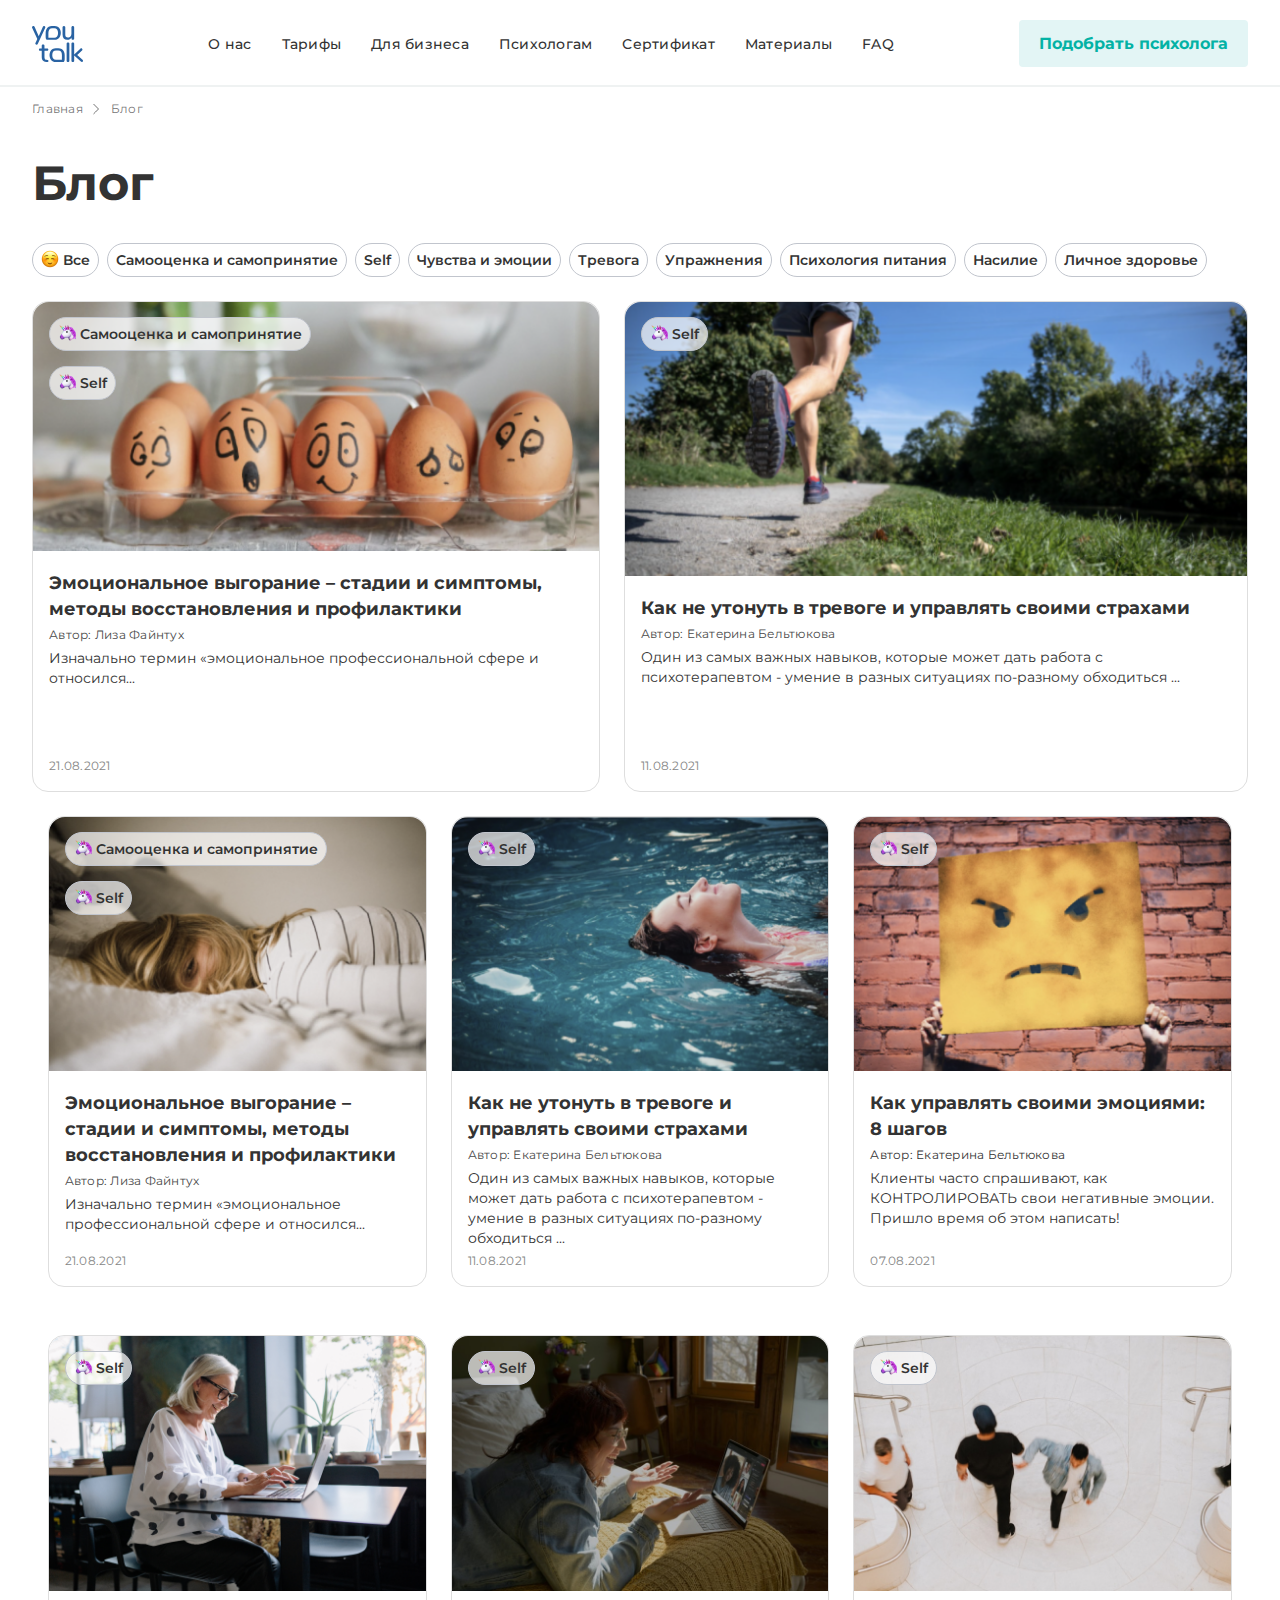
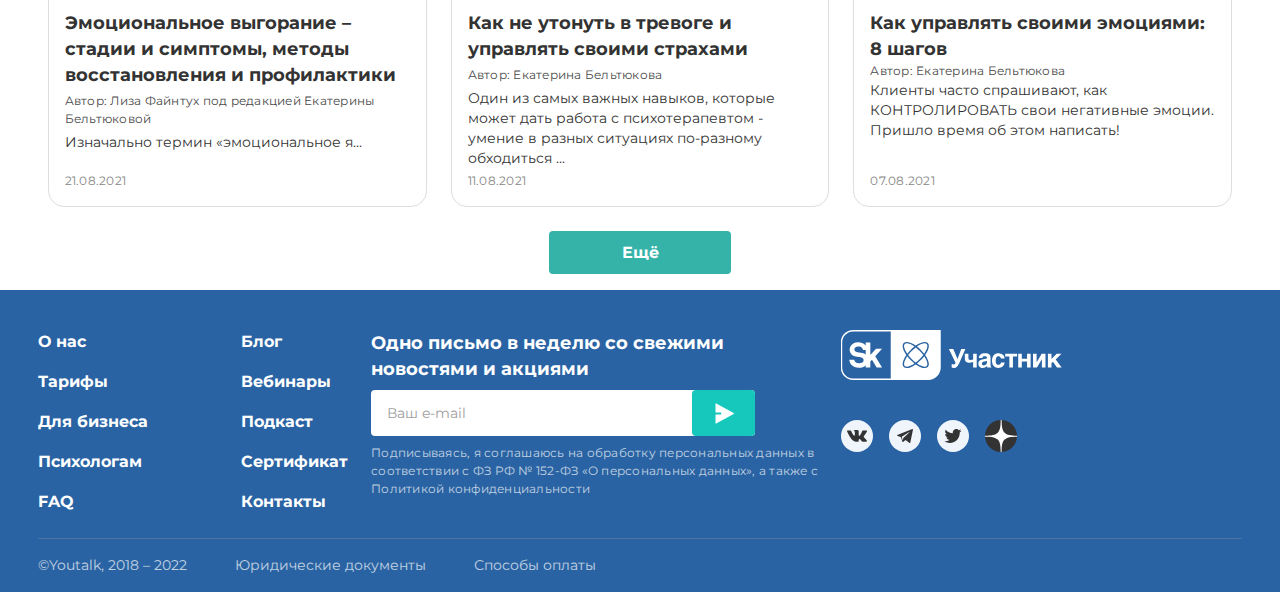
<file: index.html>
<!DOCTYPE html>
<html lang="ru">
<head>
    <meta charset="UTF-8">
    <meta name="viewport" content="width=device-width, initial-scale=1.0">
    <link rel="stylesheet" href="css/reset.css">
    <link rel="stylesheet" href="css/style.css">
    <link rel="stylesheet" href="css/main.css">
    <link rel="stylesheet" href="css/media-queries.css">
    <title>Блог</title>
</head>
<body>

    <header class="header">
        <nav class="header__nav">
            <img src="images/YouTalk logo.svg" alt="Yourtalk logo" class="header__logo" 
                 width="51px" height="36px">
            <ul class="header__list">
                <li class="header__item"><a href="#">О нас</a></li>
                <li class="header__item"><a href="#">Тарифы</a></li>
                <li class="header__item"><a href="#">Для бизнеса</a></li>
                <li class="header__item"><a href="#">Психологам</a></li>
                <li class="header__item"><a href="#">Сертификат</a></li>
                <li class="header__item"><a href="#">Материалы</a></li>
                <li class="header__item"><a href="#">FAQ</a></li>
            </ul>
            <form>
                <button type="button" class="header__button">Подобрать психолога</button>
                <button type="button" class="header__menu-button">
                    <img src="images/menu-button icon.svg" alt="open menu" 
                         class="menu-button__img" width="40px" height="40px">
                </button>
            </form>
        </nav>
    </header>

    <main class="main blog">
        <nav class="nav">
            <ul>
                <li class="nav__item"><a href="#">Главная</a></li>
                <li class="nav__item"><a href="index.html">Блог</a></li>
            </ul>
        </nav>
        <h1 class="main__title">Блог</h1>
        <nav class="tags">
            <ul class="tags__list blog-tags__list">
                <li class="tags__item"><a href="#" class="mtl-1">Все</a></li> 
                <li class="tags__item"><a href="#">Самооценка и самопринятие</a></li> 
                <li class="tags__item"><a href="#">Self</a></li> 
                <li class="tags__item"><a href="#">Чувства и эмоции</a></li> 
                <li class="tags__item"><a href="#">Тревога</a></li> 
                <li class="tags__item"><a href="#">Упражнения</a></li> 
                <li class="tags__item"><a href="#">Психология питания</a></li> 
                <li class="tags__item"><a href="#">Насилие</a></li> 
                <li class="tags__item"><a href="#">Личное здоровье</a></li> 
            </ul>
        </nav>
        <section class="blog__articles big-articles">
            <article class="blog__article big-article">
                <!-- <div class="article__img-box"></div> -->
                <img src="images/photo of eggs.png" alt="photo of eggs" class="article__img">
                <ul class="article__tags">
                    <li>Самооценка и самопринятие</li>
                    <li>Self</li>
                </ul>
                <div class="article-box">
                    <div class="article__text-block">
                        <h4 class="article__title"><a href="#">Эмоциональное выгорание – стадии и симптомы, методы восстановления и профилактики</a></h4>
                        <p class="article__author text1">Автор: Лиза Файнтух</p>
                        <p class="article__text text3">Изначально термин «эмоциональное профессиональной сфере и относился...</p>
                    </div>
                    <p class="article__date text1">21.08.2021</p>
                </div>
            </article>
            <article class="blog__article big-article">
                <!-- <div class="article__img-box"></div> -->
                <img src="images/photo of running person.png" alt="photo of running person" class="article__img">
                <ul class="article__tags">
                    <li>Self</li>
                </ul>
                <div class="article-box">
                    <div class="article__text-block">
                        <h4 class="article__title"><a href="#">Как не утонуть в тревоге и управлять своими страхами</a></h4>
                        <p class="article__author text1">Автор: Екатерина Бельтюкова</p>
                        <p class="article__text text3">Один из самых важных навыков, которые может дать работа с психотерапевтом - умение в разных ситуациях по-разному обходиться ...</p>
                    </div>
                    <p class="article__date text1">11.08.2021</p>
                </div>
            </article>
        </section>
        <section class="blog__articles small-articles">
            <article class="blog__article small-article">
                <img src="images/photo of sleeping person.png" alt="photo of a sleeping person" class="article__img">
                <ul class="article__tags">
                    <li>Самооценка и самопринятие</li>
                    <li>Self</li>
                </ul>
                <div class="article-box">
                    <div class="article__text-block">
                        <h4 class="article__title"><a href="#">Эмоциональное выгорание – стадии и симптомы, методы восстановления и профилактики</a></h4>
                        <p class="article__author text1">Автор: Лиза Файнтух</p>
                        <p class="article__text text3">Изначально термин «эмоциональное профессиональной сфере и относился...</p>
                    </div>
                    <p class="article__date text1">21.08.2021</p>
                </div>
            </article>
            <article class="blog__article small-article">
                <img src="images/photo of swimming person.png" alt="photo of sleeping person" class="article__img">
                <ul class="article__tags">
                    <li>Self</li>
                </ul>
                <div class="article-box">
                    <div class="article__text-block">
                        <h4 class="article__title"><a href="article.html">Как не утонуть в тревоге и управлять своими страхами</a></h4>
                        <p class="article__author text1">Автор: Екатерина Бельтюкова</p>
                        <p class="article__text text3">Один из самых важных навыков, которые может дать работа с психотерапевтом - умение в разных ситуациях по-разному обходиться ...</p>
                    </div>
                    <p class="article__date text1">11.08.2021</p>
                </div>
            </article>
            <article class="blog__article small-article">
                <img src="images/photo of an angry face.png" alt="" class="article__img">
                <ul class="article__tags">
                    <li>Self</li>
                </ul>
                <div class="article-box">
                    <div class="article__text-block">
                        <h4 class="text-block__title"><a href="#">Как управлять своими эмоциями: 8 шагов</a></h4>
                        <p class="text-block__author text1">Автор: Екатерина Бельтюкова</p>
                        <p class="text-block__text text3">Клиенты часто спрашивают, как КОНТРОЛИРОВАТЬ свои негативные эмоции. Пришло время об этом написать!</p>
                    </div>
                    <p class="article__date text1">07.08.2021</p>
                </div>
            </article>
            <article class="blog__article small-article">
                <img src="images/photo of a woman with a laptop.png" alt="photo of woman with a laptop" class="article__img">
                <ul class="article__tags">
                    <li>Self</li>
                </ul>
                <div class="article-box">
                    <div class="article__text-block">
                        <h4 class="article__title"><a href="#">Эмоциональное выгорание – стадии и симптомы, методы восстановления и профилактики</a></h4>
                        <p class="article__author text1">Автор: Лиза Файнтух под редакцией  Екатерины Бельтюковой</p>
                        <p class="article__text text3">Изначально термин «эмоциональное я...</p>
                    </div>
                    <p class="article__date text1">21.08.2021</p>
                </div>
            </article>
            <article class="blog__article small-article">
                <img src="images/photo of a woman using FaceTime.png" alt="photo of a woman using FaceTime" class="article__img">
                <ul class="article__tags">
                    <li>Self</li>
                </ul>
                <div class="article-box">
                    <div class="article__text-block">
                        <h4 class="article__title"><a href="#">Как не утонуть в тревоге и управлять своими страхами</a></h4>
                        <p class="article__author text1">Автор: Екатерина Бельтюкова</p>
                        <p class="article__text text3">Один из самых важных навыков, которые может дать работа с психотерапевтом - умение в разных ситуациях по-разному обходиться ...</p>
                    </div>
                    <p class="article__date text1">11.08.2021</p>
                </div>
            </article>
            <article class="blog__article small-article">
                <img src="images/photo of two men.png" alt="photo of two men" class="article__img">
                <ul class="article__tags">
                    <li>Self</li>
                </ul>
                <div class="article-box">
                    <div class="article__text-block">
                        <h4 class="article__title"><a href="#">Как управлять своими эмоциями: 8 шагов</a></h>
                        <p class="article__author text1">Автор: Екатерина Бельтюкова</p>
                        <p class="article__text text3">Клиенты часто спрашивают, как КОНТРОЛИРОВАТЬ свои негативные эмоции. Пришло время об этом написать!</p>
                    </div>
                    <p class="article__date text1">07.08.2021</p>
                </div>
            </article>
        </section>
        <button type="button" class="main__button" width="182px" height="48px">Ещё</button>
    </main>

    <footer class="footer">
        <section class="footer__inf">
            <nav class="footer__inf-nav">
                <div class="footer__inf-list">
                    <h5><a href="#">О нас</a></h5>
                    <h5><a href="#">Тарифы</a></h5>
                    <h5><a href="#">Для бизнеса</a></h5>
                    <h5><a href="#">Психологам</a></h5>
                    <h5><a href="#">FAQ</a></h5>
                </div>
                <div class="footer__inf-list">
                    <h5><a href="#">Блог</a></h5>
                    <h5><a href="#">Вебинары</a></h5>
                    <h5><a href="#">Подкаст</a></h5>
                    <h5><a href="#">Сертификат</a></h5>
                    <h5><a href="#">Контакты</a></h5>
                </div>
            </nav>
            <div class="footer__sub">
                <h4 class="footer__sub-title">
                    Одно письмо в неделю со свежими <br> новостями и акциями
                </h4>
                <div class="email">
                    <form id="email" class="email__form">
                        <input class="email__input  text3" type="email" placeholder="Ваш e-mail">
                        <button class="email__button" type="submit">
                            <img src="images/send-icon.svg" alt="icon for sending message" 
                                 class="email__button-img" width="19.46px" height="21.31px">
                        </button>
                    </form>
                </div>
                <p class="footer__small-text text1">
                    Подписываясь, я соглашаюсь 
                    на обработку персональных данных в <br>  соответствии с ФЗ РФ
                    № 152-ФЗ «О персональных данных», а также с  <br> Политикой
                    конфиденциальности
                </p>
            </div>
            <div class="footer__icons">
                <img src="images/member-icon.svg" width="221px" height="50px" 
                     class="footer__member-icon" alt="">
                <nav class="footer__social-media-icons">
                    <img src="images/vk icon.svg" alt="Share on Vk">
                    <img src="images/telegramm icon.svg" alt="Share on Telegramm">
                    <img src="images/twitter icon.svg" alt="Share on Twitter">
                    <img src="images/star icon.svg" alt="">
                </nav>
            </div>
        </section>
        <div class="footer__line"></div>
        <nav class="footer__nav-bottom">
            <ul class="footer__list-bottom text3">
                <li><a href="#">©Youtalk, 2018 – 2022</a></li>
                <li><a href="#">Юридические документы</a></li>
                <li><a href="#">Способы оплаты</a></li>
            </ul>
        </nav>
    </footer>

</body>
</html>
</file>
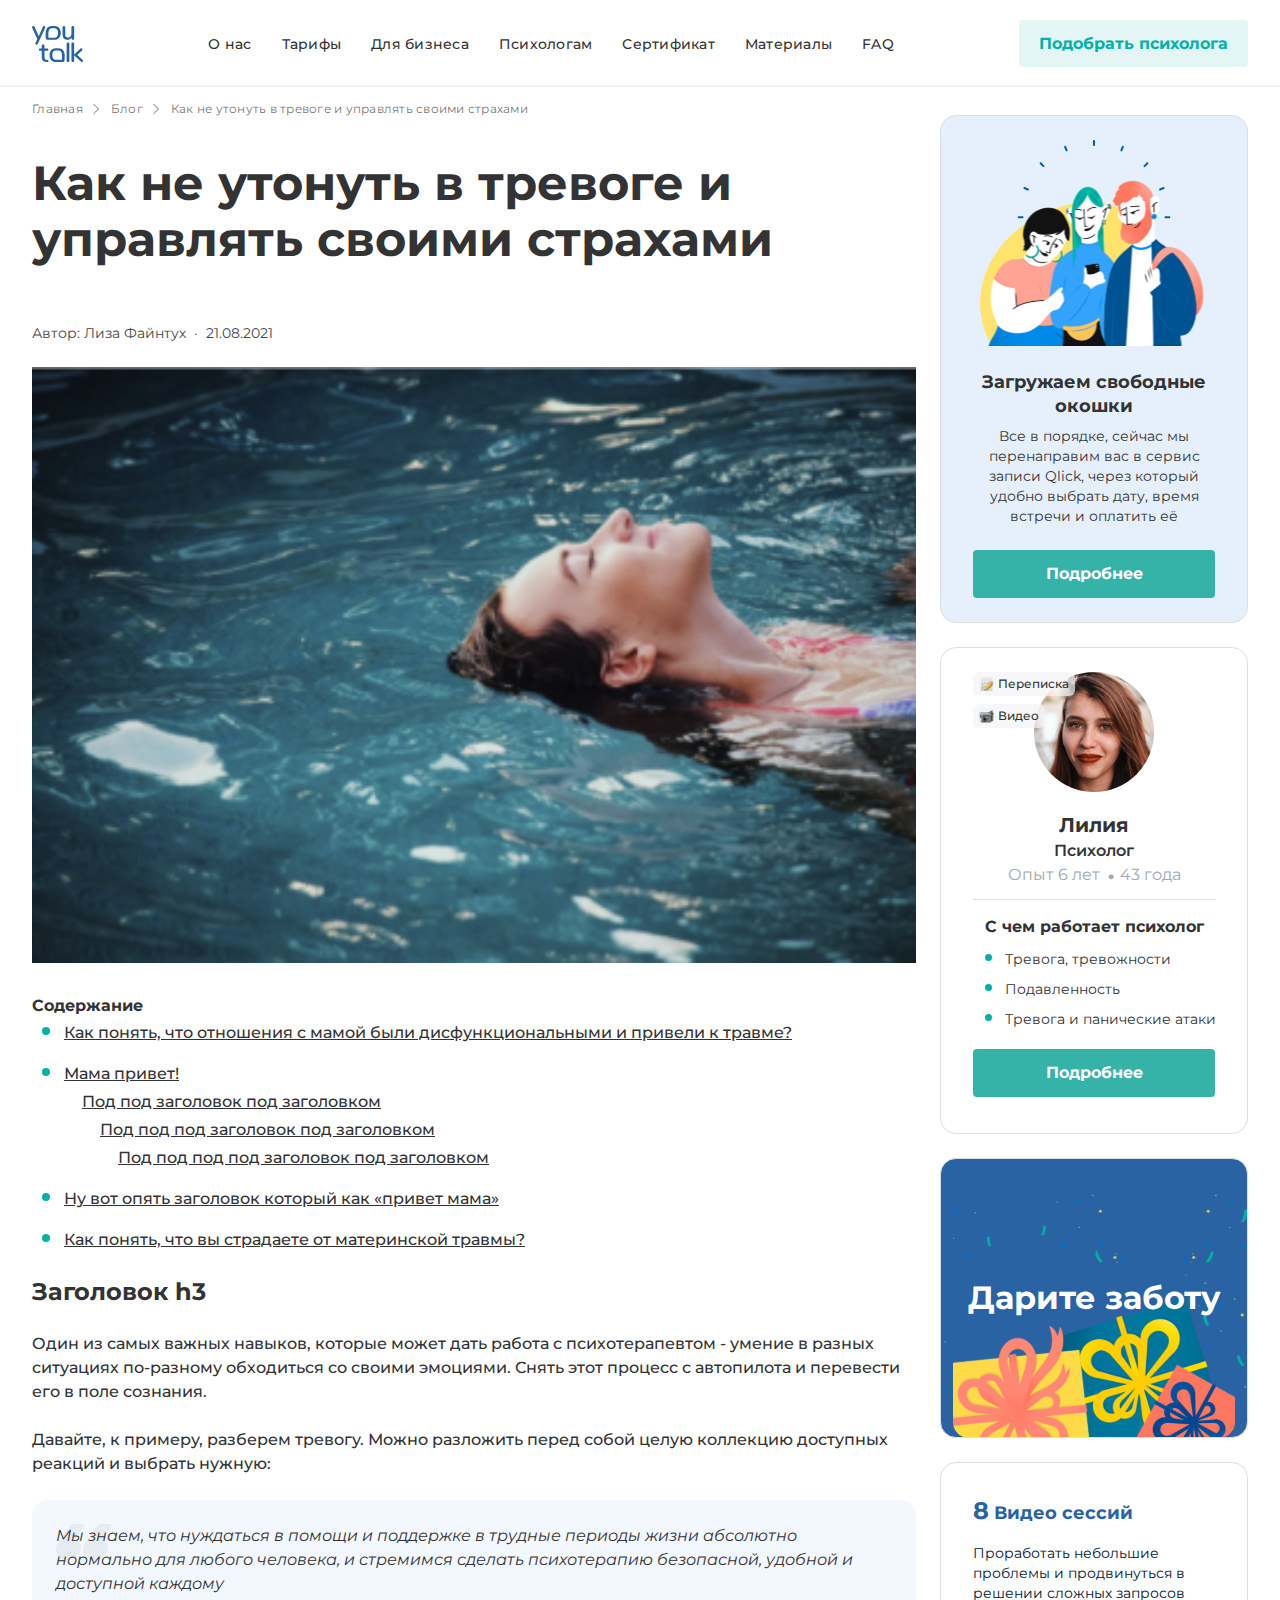
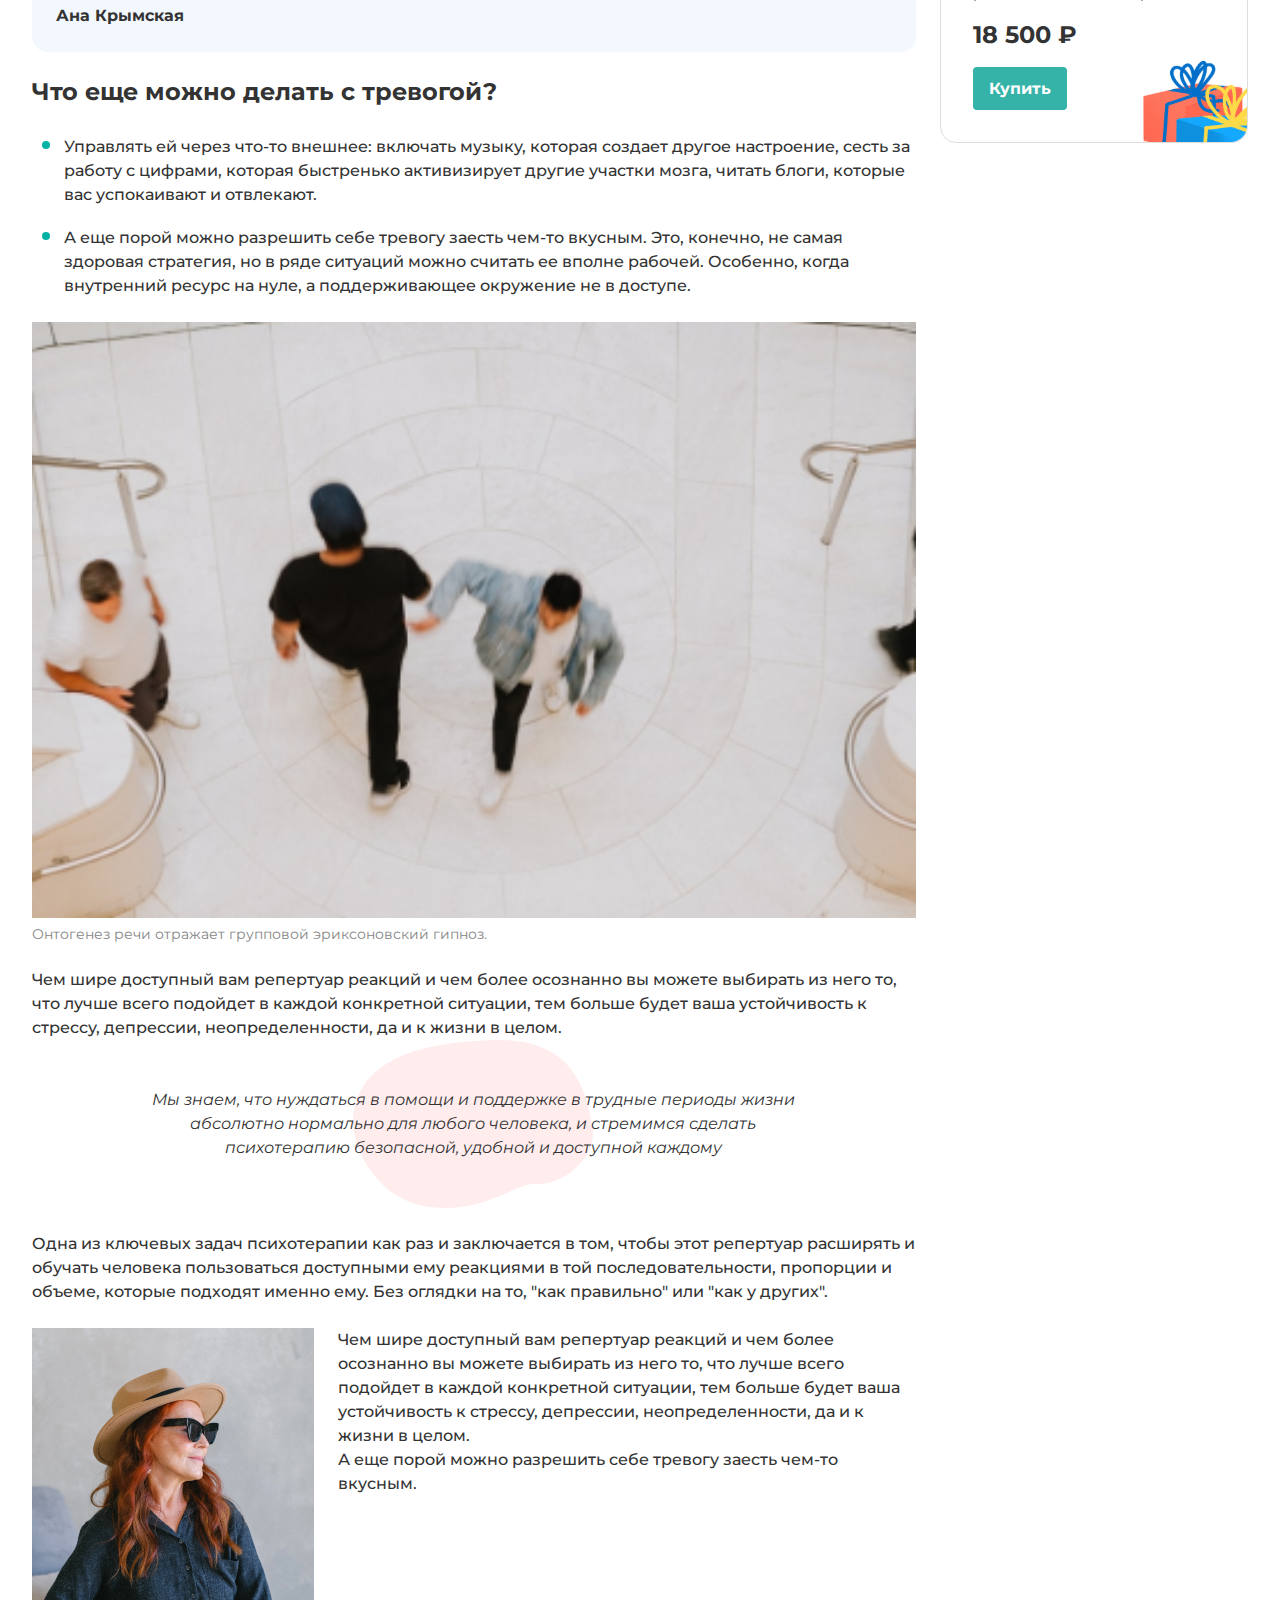
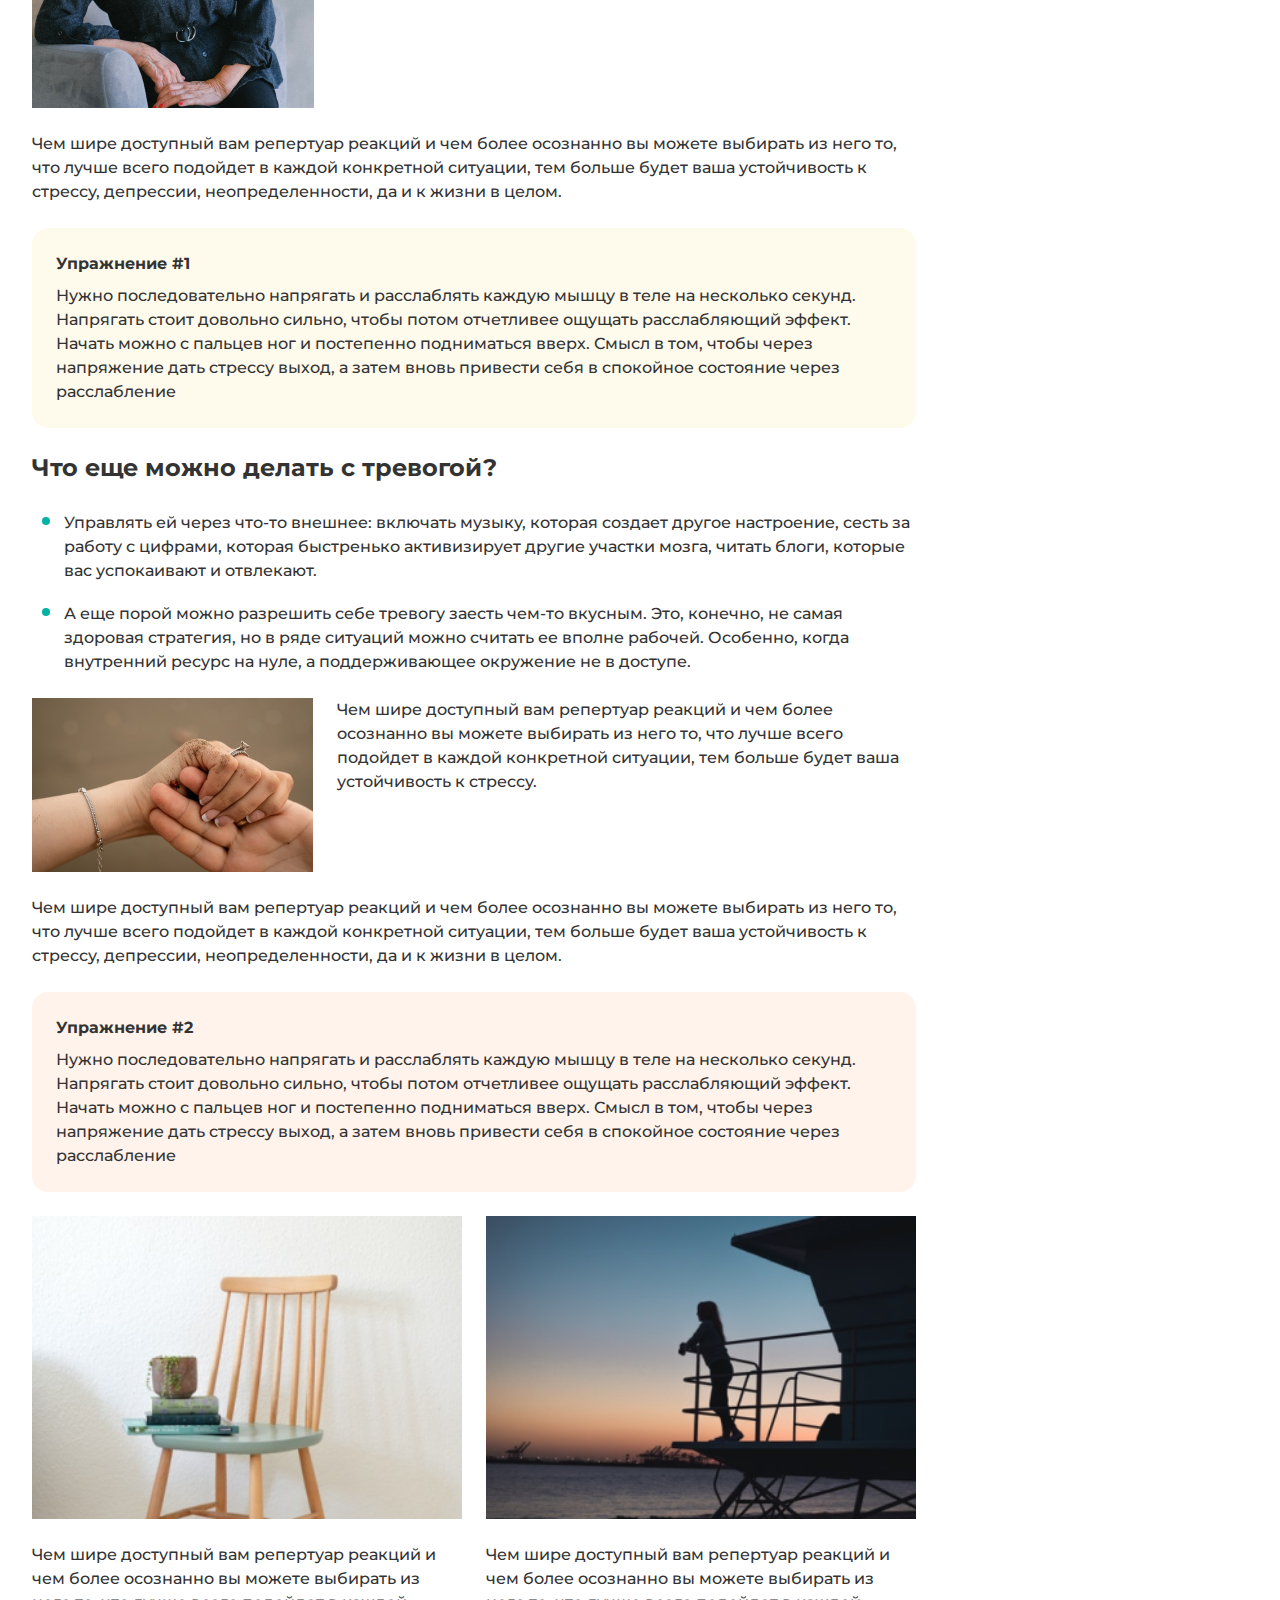
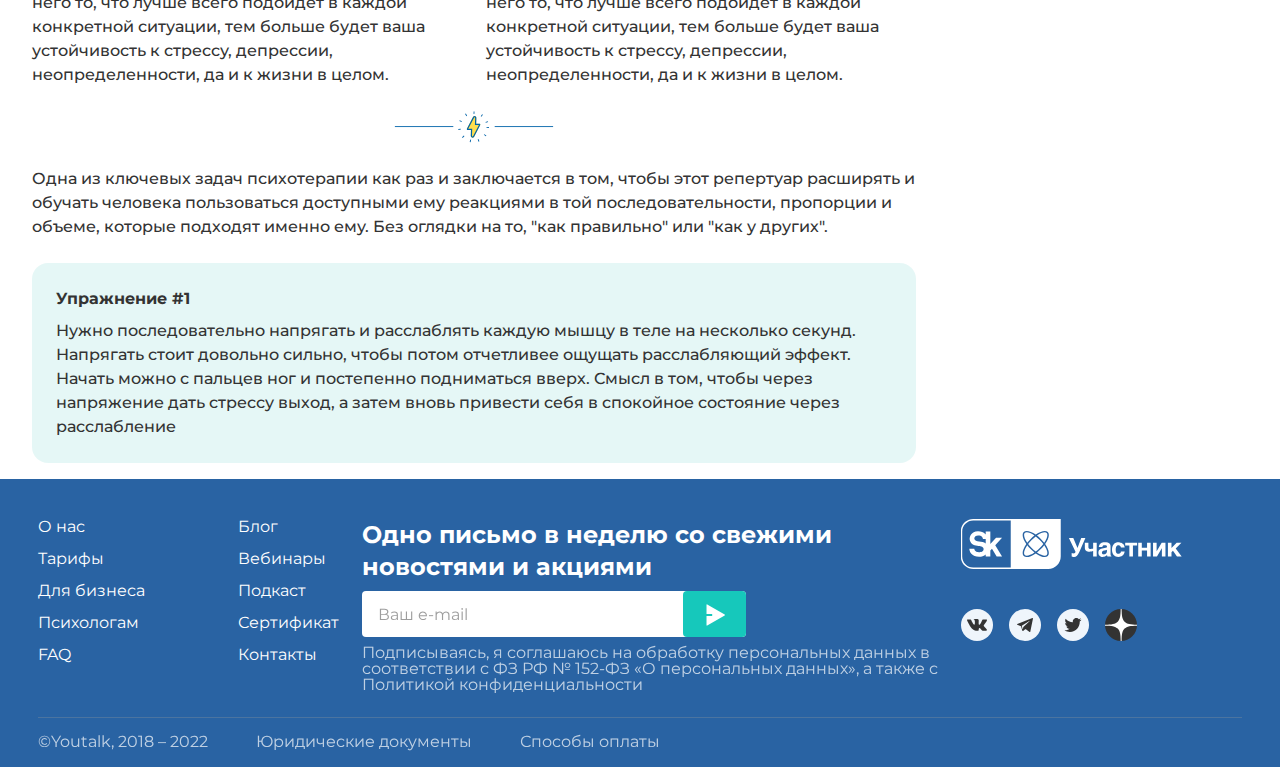
<file: article.html>
<!DOCTYPE html>
<html lang="ru">
<head>
    <meta charset="UTF-8">
    <meta name="viewport" content="width=device-width, initial-scale=1.0">
    <link rel="stylesheet" href="css/reset.css">
    <link rel="stylesheet" href="css/style.css">
    <link rel="stylesheet" href="css/main.css">
    <link rel="stylesheet" href="css/media-queries.css">
    <title>Статья</title>
</head>
<body>
    <header class="header">
        <nav class="header__nav">
            <img src="images/YouTalk logo.svg" alt="Yourtalk logo" class="header__logo" 
                 width="51px" height="36px">
            <ul class="header__list">
                <li class="header__item"><a href="#">О нас</a></li>
                <li class="header__item"><a href="#">Тарифы</a></li>
                <li class="header__item"><a href="#">Для бизнеса</a></li>
                <li class="header__item"><a href="#">Психологам</a></li>
                <li class="header__item"><a href="#">Сертификат</a></li>
                <li class="header__item"><a href="#">Материалы</a></li>
                <li class="header__item"><a href="#">FAQ</a></li>
            </ul>
            <form>
                <button type="button" class="header__button">Подобрать психолога</button>
                <button type="button" class="header__menu-button">
                    <img src="images/menu-button icon.svg" alt="open menu" 
                         class="menu-button__img" width="40px" height="40px">
                </button>
            </form>
        </nav>
    </header>
    
        <!-- <img src="images/right-side arrow icon.svg" alt="right-side arrow" 
             class="nav__img" width="16px" height="16px">

        <img src="images/right-side arrow icon.svg" alt="right-side arrow" 
             class="nav__img" width="16px" height="16px"> -->
    
    
    <main class="main">
        <nav class="nav">
            <ul>
                <li class="nav__item"><a href="#">Главная</a></li>
                <li class="nav__item"><a href="index.html">Блог</a></li>
                <li class="nav__item"><a href="article.html">Как не утонуть в тревоге и управлять своими страхами</a></li>
            </ul>
        </nav>
        <div class="main__container">
            <article class="post">
                <!-- post__title -->
                <h1 class="main__title post__title">Как не утонуть в тревоге и управлять своими страхами</h1>
                <div class="post__inf">
                    <nav class="post__tags post__tags-up">
                        <ul class="tags__list post__tags-list text3">
                            <li><a href="#">Автор: Лиза Файнтух</a></li>
                            <li><a href="#">21.08.2021</a></li>
                        </ul>
                    </nav>
                    <img src="images/photo of swimming person.png" alt="photo of sleeping person" 
                         class="post__img">
                </div>
                <nav class="post__nav">
                    <h5 class="post__title">Содержание</h5>
                    <ul class="post__content-list content-list">
                        <li>
                            <a href="#">
                                Как понять, что отношения с мамой были дисфункциональными 
                                и привели к травме?
                            </a>
                        </li>
                        <li><a href="#">Мама привет!</a>
                            <ul><li><a href="#">Под под заголовок под заголовком</a>
                                    <ul><li><a href="#">Под под под заголовок под заголовком</a>
                                            <ul><li><a href="#">Под под под под заголовок под заголовком</a></li>
                                            </ul>
                                        </li>    
                                    </ul>
                                </li>    
                            </ul>
                        </li>    
                        <li><a href="#">Ну вот опять заголовок который как «привет мама»</a></li>
                        <li><a href="#">Как понять, что вы страдаете от материнской травмы?</a></li>
                    </ul>
                </nav>

                <section class="post__paras">
                    <div class="post__para">
                        <h3 class="post__title">Заголовок h3</h3>
                        <p class="post__text">
                            Один из самых важных навыков, которые может дать работа 
                            с психотерапевтом - умение в разных ситуациях по-разному 
                            обходиться со своими эмоциями. Снять этот процесс с 
                            автопилота и перевести его в поле сознания.
                        </p>
                        <p class="post__text">
                            Давайте, к примеру, разберем тревогу. Можно разложить 
                            перед собой целую коллекцию доступных реакций и выбрать нужную:
                        </p>
                        <div class="post__quote-box">
                            <img src="images/quotation mark.svg" alt="" 
                            width="55.78px" height="36px" class="quote-box__img">
                            <p class="quote-box__text text4">
                                Мы знаем, что нуждаться в помощи и поддержке в трудные периоды 
                                жизни абсолютно нормально для любого человека, и стремимся сделать 
                                психотерапию безопасной, удобной и доступной каждому
                            </p>
                            <h5 class="quote-box__author">Ана Крымская</h5>
                        </div>
                    </div>
                    <div class="post__para">
                        <h3 class="post__title">Что еще можно делать с тревогой?</h3>
                        <ul class="content-list">
                            <li>
                                Управлять ей через что-то внешнее: включать музыку, которая 
                                создает другое настроение, сесть за работу с цифрами, которая
                                быстренько активизирует другие участки мозга, читать блоги, 
                                которые вас успокаивают и отвлекают.
                            </li>
                            <li>
                                А еще порой можно разрешить себе тревогу заесть чем-то вкусным.
                                Это, конечно, не самая здоровая стратегия, но в ряде ситуаций 
                                можно считать ее вполне рабочей. Особенно, когда внутренний
                                ресурс на нуле, а поддерживающее окружение не в доступе.
                            </li>
                        </ul>
                        <div class="post__photo">
                            <img src="images/photo of two men.png" alt="photo of two men" 
                                 class="post__img">
                            <p class="post__photo-text">
                                Онтогенез речи отражает групповой эриксоновский гипноз.  
                            </p>
                        </div>
                        <p class="post__text">
                            Чем шире доступный вам репертуар реакций и чем более осознанно 
                            вы можете выбирать из него то, что лучше всего подойдет в каждой 
                            конкретной ситуации, тем больше будет ваша устойчивость к стрессу, 
                            депрессии, неопределенности, да и к жизни в целом.
                        </p>
                        <div class="post__middle-p">
                            <img class="post__img middle-p__img" 
                                 src="images/cloud pic.svg" alt="pink cloud" width="240px" height="168px">
                            <p class="middle-p__text text4">
                                Мы знаем, что нуждаться в помощи и поддержке в трудные периоды 
                                жизни абсолютно нормально для любого человека, и стремимся 
                                сделать психотерапию безопасной, удобной и доступной каждому
                            </p>
                        </div>
                        <p class="post__text">
                            Одна из ключевых задач психотерапии как раз и заключается в том, 
                            чтобы этот репертуар расширять и обучать человека пользоваться 
                            доступными ему реакциями в той последовательности, пропорции и 
                            объеме, которые подходят именно ему. Без оглядки на то, "как 
                            правильно" или "как у других".
                        </p>
                        <div class="post__photo-text-box">
                            <img src="images/portrait of a woman.png" alt="portrait of a woman" 
                                 class="post__img photo-text-box__img">
                            <p class="post__text photo-text-box__text">
                                Чем шире доступный вам репертуар реакций и чем более осознанно вы можете 
                                выбирать из него то, что лучше всего подойдет в каждой конкретной ситуации, 
                                тем больше будет ваша устойчивость к стрессу, депрессии, неопределенности, 
                                да и к жизни в целом.<br>
                                А еще порой можно разрешить себе тревогу заесть чем-то вкусным. 
                            </p>
                        </div>
                        <p class="post__text">
                            Чем шире доступный вам репертуар реакций и чем более 
                            осознанно вы можете выбирать из него то, что лучше 
                            всего подойдет в каждой конкретной ситуации, тем 
                            больше будет ваша устойчивость к стрессу, депрессии, 
                            неопределенности, да и к жизни в целом.
                        </p>
                        <div class="post__ex-block ex1">
                            <h5 class="post__sub-title ex-block__title">
                                Упражнение #1
                            </h5>
                            <p class="post__text ex-block__text">
                                Нужно последовательно напрягать и расслаблять каждую мышцу 
                                в теле на несколько секунд. Напрягать стоит довольно сильно, 
                                чтобы потом отчетливее ощущать расслабляющий эффект. Начать 
                                можно с пальцев ног и постепенно подниматься вверх. Смысл в 
                                том, чтобы через напряжение дать стрессу выход, а затем вновь 
                                привести себя в спокойное состояние через расслабление
                            </p>
                        </div>
                    </div>
                    <div class="post__para">
                        <h3 class="post__title">Что еще можно делать с тревогой?</h3>
                        <ul class="content-list">
                            <li>
                                Управлять ей через что-то внешнее: включать музыку, которая 
                                создает другое настроение, сесть за работу с цифрами, которая
                                быстренько активизирует другие участки мозга, читать блоги, 
                                которые вас успокаивают и отвлекают.
                            </li>
                            <li>
                                А еще порой можно разрешить себе тревогу заесть чем-то вкусным.
                                Это, конечно, не самая здоровая стратегия, но в ряде ситуаций 
                                можно считать ее вполне рабочей. Особенно, когда внутренний
                                ресурс на нуле, а поддерживающее окружение не в доступе.
                            </li>
                        </ul>
                        <div class="post__photo-text-box">
                            <img src="images/photo of two hands.png" alt="photo of two hands" 
                                 class="para__img photo-text-box__img">
                            <p class="para__text photo-text-box__text">
                                Чем шире доступный вам репертуар реакций и чем более осознанно вы можете 
                                выбирать из него то, что лучше всего подойдет в каждой конкретной ситуации, 
                                тем больше будет ваша устойчивость к стрессу.
                            </p>
                        </div>
                        <p class="post__text">
                            Чем шире доступный вам репертуар реакций и чем более 
                            осознанно вы можете выбирать из него то, что лучше 
                            всего подойдет в каждой конкретной ситуации, тем 
                            больше будет ваша устойчивость к стрессу, депрессии, 
                            неопределенности, да и к жизни в целом.
                        </p>
                        <div class="post__ex-block ex2">
                            <h5 class="post__sub-title ex-block__title">
                                Упражнение #2
                            </h5>
                            <p class="post__text ex-block__text">
                                Нужно последовательно напрягать и расслаблять каждую мышцу 
                                в теле на несколько секунд. Напрягать стоит довольно сильно, 
                                чтобы потом отчетливее ощущать расслабляющий эффект. Начать 
                                можно с пальцев ног и постепенно подниматься вверх. Смысл в 
                                том, чтобы через напряжение дать стрессу выход, а затем вновь 
                                привести себя в спокойное состояние через расслабление
                            </p>
                        </div>
                        <div class="post__two-art">
                            <div class="post__art">
                                <img src="images/photo of a chair.png" alt="photo of a chair" 
                                     class="post__img art__img">
                                <p class="post__text art__text">
                                    Чем шире доступный вам репертуар реакций и чем более осознанно вы 
                                    можете выбирать из него то, что лучше всего подойдет в каждой 
                                    конкретной ситуации, тем больше будет ваша устойчивость к стрессу, 
                                    депрессии, неопределенности, да и к жизни в целом.
                                </p>
                            </div>
                            <div class="post__art">
                                <img src="images/photo of a girl at sunset.png" alt="photo of a girl at sunset" 
                                     class="post__img art__img">
                                <p class="post__text art__text">
                                    Чем шире доступный вам репертуар реакций и чем более осознанно вы 
                                    можете выбирать из него то, что лучше всего подойдет в каждой 
                                    конкретной ситуации, тем больше будет ваша устойчивость к стрессу, 
                                    депрессии, неопределенности, да и к жизни в целом.
                                </p>
                            </div>
                        </div>
                        <div class="post__line">
                            <img src="images/lightning icon.svg" alt="separating line" 
                                 class="post__line-img" width="178.75px" height="32px">
                        </div>
                        <p class="post__text">
                            Одна из ключевых задач психотерапии как раз и 
                            заключается в том, чтобы этот репертуар расширять 
                            и обучать человека пользоваться доступными ему 
                            реакциями в той последовательности, пропорции и 
                            объеме, которые подходят именно ему. Без оглядки 
                            на то, "как правильно" или "как у других".
                        </p>
                        <div class="post__ex-block ex3">
                            <h5 class="post__sub-title ex-block__title">
                                Упражнение #1
                            </h5>
                            <p class="post__text ex-block__text">
                                Нужно последовательно напрягать и расслаблять каждую мышцу 
                                в теле на несколько секунд. Напрягать стоит довольно сильно, 
                                чтобы потом отчетливее ощущать расслабляющий эффект. Начать 
                                можно с пальцев ног и постепенно подниматься вверх. Смысл в 
                                том, чтобы через напряжение дать стрессу выход, а затем вновь 
                                привести себя в спокойное состояние через расслабление
                            </p>
                        </div>
                    </div>
    
                </section>
                <nav class="post__tags post__tags-bottom">
                    <ul class="tags__list post__tags-list text3">
                        <li><a href="#">Self</a></li>
                        <li><a href="#">Самооценка и самопринятие</a></li>
                        <li><a href="#">Самооценка и самопринятие</a></li>
                        <li><a href="#">Упражнения</a></li>
                        <li><a href="#">Чувства и эмоции</a></li>
                        <li><a href="#">Самооценка и самопринятие</a></li>
                        <li><a href="#">Тревога</a></li>
                    </ul>
                </nav>
            </article>
            <aside class="sidebar">
                <section class="sidebar__section s-1">
                    <img src="images/s-1 img.svg" alt="" class="s-1__img">
                    <div class="s-1__content">
                        <p class="s-1__title">Загружаем свободные окошки</p>
                        <p class="s-1__text text3">
                            Все в порядке, сейчас мы перенаправим вас в сервис 
                            записи Qlick, через который удобно выбрать дату,  
                            время встречи и оплатить её
                        </p>
                    </div>
                    <button type="button" class="s-1__button main__button">Подробнее</button>
                </section>
                <section class="sidebar__section s-2">
                    <div class="s-2__content">
                        <div class="s-2__header">
                            <ul class="s-2__tags-list">
                                <li><img src="images/s-2__tag1.svg" alt="">Переписка</li>
                                <li><img src="images/s-2__tag2.svg" alt="">Видео</li>
                            </ul>
                            <img src="images/lilia photo.png" alt="" class="s-2__img">
                            <p class="s-2__title">Лилия</p>
                            <p class="s-2__sub-title">Психолог</p>
                            <ul class="s-2__list">
                                <li>Опыт 6 лет</li>
                                <li>43 года</li>
                            </ul>
                        </div>
                        <div class="s-2__footer">
                            <h5 class="post__sub-title s-2__footer-title">С чем работает психолог</h5>
                            <ul class="s-2__footer-list content-list text3">
                                <li>Тревога, тревожности</li>
                                <li>Подавленность</li>
                                <li>Тревога и панические атаки</li>
                            </ul>
                            <button type="button" class="s-2__button main__button">Подробнее</button>
                        </div>
                    </div>
                </section>
                <section class="sidebar__section s-3">
                    <h2 class="s-3__title"><a href="#">Дарите заботу</a></h2>
                    <img src="images/s-3 img2.svg" alt="" class="s-3__img1">
                    <img src="images/s-3 img3.svg" alt="" class="s-3__img2">
                </section>
                <section class="sidebar__section s-4">
                    <div class="s-4__content">
                        <h4 class="s-4__title">
                            <span class="s-4__title-span">8</span> Видео сессий
                        </h4>
                        <p class="s-4__text">
                            Проработать небольшие проблемы и продвинуться 
                            в решении сложных запросов
                        </p>
                        <h3 class="post__title s-4__sub-title">18 500 ₽</h3>
                        <button type="button" class="s-4__button main__button">Купить</button>
                    </div>    
                    <img src="images/s-4 img2.svg" alt="" class="s-4__img">
                    <img src="images/s-4 img1.svg" alt="" class="s-4__img">
                </section>
            </aside>
        </div>
        
        
        <section class="bottom">
            <div class="bottom__container">
                <h1 class="bottom__title">Откликается проблема?</h1>
                <p class="bottom__text">Поможем подобрать специалиста по работе с подобным запросом</p>
                <button type="button" class="bottom__button">Подобрать психолога</button>
            </div>
            <img src="images/man and woman icon.svg" alt="a man and a woman icon" 
            class="bottom__img" width="520px" height="330px">
        </section>
    </main>
    <img src="images/big pink buble.svg" class="big-buble" 
    width="686px" height="606px" alt="">
    <img src="images/small oink buble.svg" class="small-buble" 
                 width="272px" height="240px" alt="">
    <img src="images/vector.svg" alt="" class="vector">





    <footer class="footer">
        <section class="footer__inf">
            <nav class="footer__inf-nav">
                <ul class="footer__inf-list">
                    <li><a href="#">О нас</a></li>
                    <li><a href="#">Тарифы</a></li>
                    <li><a href="#">Для бизнеса</a></li>
                    <li><a href="#">Психологам</a></li>
                    <li><a href="#">FAQ</a></li>
                </ul>
                <ul class="footer__inf-list">
                    <li><a href="#">Блог</a></li>
                    <li><a href="#">Вебинары</a></li>
                    <li><a href="#">Подкаст</a></li>
                    <li><a href="#">Сертификат</a></li>
                    <li><a href="#">Контакты</a></li>
                </ul>
            </nav>
            <div class="footer__sub">
                <h3 class="footer__sub-title">
                    Одно письмо в неделю со свежими <br> новостями и акциями
                </h3>
                <div class="email">
                    <form id="email" class="email__form">
                        <input class="email__input" type="email" placeholder="Ваш e-mail">
                        <button class="email__button" type="submit">
                            <img src="images/send-icon.svg" alt="icon for sending message" 
                                 class="email__button-img" width="19.46px" height="21.31px">
                        </button>
                    </form>
                </div>
                <p class="footer__small-text">
                    Подписываясь, я соглашаюсь 
                    на обработку персональных данных в <br> соответствии с ФЗ РФ
                    № 152-ФЗ «О персональных данных», а также с <br> Политикой
                    конфиденциальности
                </p>
            </div>
            <div class="footer__icons">
                <img src="images/member-icon.svg" width="221px" height="50px" 
                     class="footer__member-icon" alt="">
                <nav class="footer__social-media-icons">
                    <img src="images/vk icon.svg" alt="Share on Vk">
                    <img src="images/telegramm icon.svg" alt="Share on Telegramm">
                    <img src="images/twitter icon.svg" alt="Share on Twitter">
                    <img src="images/star icon.svg" alt="">
                </nav>
            </div>
        </section>
        <div class="footer__line"></div>
        <nav class="footer__nav-bottom">
            <ul class="footer__list-bottom">
                <li><a href="#">©Youtalk, 2018 – 2022</a></li>
                <li><a href="#">Юридические документы</a></li>
                <li><a href="#">Способы оплаты</a></li>
            </ul>
        </nav>
    </footer>
</body>
</html>
</file>
<file: css/style.css>
@import url('https://fonts.googleapis.com/css2?family=Montserrat:ital,wght@0,400;0,500;0,600;0,700;1,400&display=swap');

:root {
    --text: #333333;
    --semi-transparent-text: #333333B2;
    --leight-text: #494949;
    --box-shadow: #EFF2F2;
    --border: #C1C5CD;
    --active-border: #16C8BB;
} 

h1 {
    font-size: 48px;
    font-weight: 700;
    line-height: 56px;
}
h2 {
    font-size: 32px;
    font-weight: 700;
    line-height: 40px;
}
h3 {
    font-size: 24px;
    font-weight: 700;
    line-height: 32px;
}
h4 {
    font-size: 18px;
    font-weight: 700;
    line-height: 26px;
}
h5 {
    font-size: 16px;
    font-weight: 700;
    line-height: 24px;
}
a:active, button:active {
    position: relative;
    top: 1px;
}

a, button, 
.header__logo, 
.article__tags__item, 
.footer__inf__sub__form__img {
    cursor:pointer;
}

body {
    display: flex;
    flex-direction: column;
    justify-content: space-evenly;
    font-family: 'Montserrat', sans-serif;
    color: var(--text);
    max-width: 100vmax;
}
</file>
<file: css/main.css>
.header {
    box-shadow: inset 0px -2px 0px var(--box-shadow);
}
.header__nav {
    display: flex;
    justify-content: space-between;
    align-items: center;
}

.header__list {
    font-size: 14px;
    font-weight: 500;
    letter-spacing: 0.25px;
    color: var(--text);

    display: flex;
    column-gap: 30px;
}

.header__button {
    font-size: 16px;
    font-weight: 700;
    color:#03B2A5 ;
    background-color: #E3F5F5;

    border-radius: 4px;
    padding: 14px 20px;
}

.header__button:hover {
    color: #48dad0;
}












.nav ul{
    font-size: 12px;
    font-weight: 400;
    letter-spacing: 0.25px;

    display: flex;
    column-gap: 28px;
}

.nav li:not(:last-of-type)::after {
    content: url(../images/nav-arrow.svg);
    position: absolute;
    margin: 0 13px 0 10px;
}

.nav a {
    color: var(--semi-transparent-text);
}









.main {
    display: flex;
    flex-direction: column;
    align-items: left;
}


.tags__list {
    font-size: 14px;
    font-weight: 600;
    color: var(--text);

    display: flex;
    flex-wrap: wrap;
    gap: 8px;
    margin-bottom: 24px;
}

.blog-tags__list a {
    line-height: 20px;
    border: 1px solid var(--border);
    border-radius: 24px;
    padding: 6px 8px;

    display: flex;
    gap: 4px;
}

.blog-tags__list a:active,
.blog-tags__list a:hover  {
    background: #F9FDFD;
    border: 2px solid var(--active-border);
    border-radius: 24px;
    
} 
.blog-tags__list a:active::before,
.blog-tags__list a:hover::before {
    content: url("../images/unicorn\ icon.svg");
    width: 18px;
    height: 18px;
}

.mtl-1::before {
    content: url("../images/smile\ icon.svg");
    width: 18px;
    height: 18px;
}


.blog__articles {
    display: flex;
    flex-direction: row;
    flex-wrap: wrap;
    justify-content: center;
    gap: 24px;

    box-sizing: border-box;
}
.blog__article {
    background-color: #FFFFFF;
    border: 1px solid #DEDEDE;
    border-radius: 16px;

    position: relative;
    margin-bottom: 24px;
} 
.article__img {
    border-radius: 16px 16px 0 0;
    width: 100%;
}
.article__tags {
    font-size: 14px;
    font-weight: 600;
    line-height: 20px;

    display: flex;
    flex-direction: column;
    gap: 8px;
    position: absolute;
    top: 8px;
    left: 8px;

}
.article__tags li {
    background: rgba(255, 255, 255, 0.7);
    border: 1px solid var(--border);
    border-radius: 24px;
    padding: 6px 8px;
    width: fit-content;

    display: flex;
    gap: 4px;
    margin: 7px 0 0 8px;
}
.article__tags li::before {
    content: url("../images/unicorn\ icon.svg");
    width: 18px;
    height: 18px;
} 

.article-box {
    padding: 16px 16px 0 16px;

    display: flex;
    min-height: 196px;
}

.article__text-block {
    display: flex;
    flex-direction:column;
    gap: 4px;
} 

.article__author {
    color: var(--leight-text);
}
.article__date {
    color: #868686;

    position: absolute;
    bottom: 16px;
    left: 16px;
}

.main__button {
    padding: 12px 72.5px;
    font-size: 16px;
    font-weight: 700;
    color: #FFFFFF;
    background: #35B3A9;
    border-radius: 4px;
    align-self: center;
}

.main__button:hover {
    background: #48dad0;
}











.main__container {
    display: flex;
    gap: 24px;
}
.post {
    display: flex;
    flex-direction: column;
    gap: 24px;

    font-size: 16px;
    font-weight: 500;
    line-height: 24px;
}

.post__tags-list {
    gap: 20px;
}
.post__tags-list li:not(:last-of-type)::after {
    content: "·";
    position: absolute;
    margin: 0 8px;
}
.post__tags-up ul {
    color:  var(--leight-text);
}

.post__img {
    width: 100%;
}

.content-list {
    display: flex;
    flex-direction: column;
    gap: 16px;
    padding-left: 32px;

}
.content-list > li {
    list-style-type: disc;
}
.content-list li::marker {
    color: #03B2A5;
    font-size: 1.5em;
}
.post__content-list {
    text-decoration: underline;
    display: flex;
    flex-direction: column;
    gap: 14px;
}
.post__content-list ul {
    padding-left: 18px;
    margin-top: 4px;
}


.post__paras {
    display: flex;
    flex-direction: column;
    gap: 24px;
}
.post__para {
    display: flex;
    flex-direction: column;
    gap: 24px;
}

.post__quote-box {
    background: #F3F7FE;
   
    padding: 24px;
    border-radius: 16px;
    
    display: flex;
    flex-direction: column;
    gap: 8px;
}
.quote-box__img {
    position: absolute;
}

.post__photo-text {
    font-size: 14px;
    font-weight: 400;
    line-height: 18.2px;
    letter-spacing: 0.25 px;
    color: #868686;
}
.post__middle-p {
    padding: 24px 104px 48px 102px;
    
    display: flex;
    justify-content: center;
    align-items: center;
}
.middle-p__img {
    position: absolute;
    z-index: -1;
}
.middle-p__text {
    text-align: center;
}
.post__photo-text-box {
    display: flex;
    gap: 24px;
}


.post__ex-block {
    padding: 24px;
    border-radius: 16px;
    
    display: flex;
    flex-direction: column;
    gap: 8px;
}
.ex1 {
    background: #FEFAEC;
}
.ex2 {
    background: #FFF3EB;
}
.ex3{
    background: #03B2A51A;
}
.post__two-art {
    display: flex;
    gap: 24px;
}
.post__art {
    display: flex;
    flex-direction: column;
    gap: 24px;
}
.post__line {
    display: flex;
    justify-content: center;
}

.post__tags-bottom ul {
    color: #2963A3;
}

.sidebar {
    display: flex; 
    flex-direction: column; 
    gap: 24px;
    box-sizing: border-box; 
}
.sidebar__section {
    border-radius: 16px;
    border: 1px solid #DEDEDE;
    box-sizing: border-box;

    display: flex;
    flex-direction: column;
    justify-content: center;
    align-items: center;

    width: 100%;
}
.s-1 {
    background: #E6F0FD;
    padding: 24px;

    gap: 24px;
}
.s-1__content {
    display: flex;
    flex-direction: column;
    gap: 8px;
    text-align: center;
}
.s-1__title {
    font-size: 18px;
    font-weight: 700;
    line-height: 24px;
}
.s-1__button, .s-2__button {
    line-height: 24px;
}

.s-2 {
    position: relative;

    padding: 24px 16px 36px 16px;
}
.s-2__header {
    text-align: center;
    box-shadow: 0px 1px 0px 0px #DEDEDE;
    padding-bottom: 16px;
    margin-bottom: 16px;
}
.s-2__img {
    border-radius: 100px;
    margin-bottom: 16px;
}
.s-2__title {
    font-size: 20px;
    font-weight: 700;
    line-height: 28px;
}
.s-2__sub-title {
    font-size: 16px;
    font-weight: 600;
    line-height: 24px;
}
.s-2__list {
    color: #A2A7B1;

    display: flex;
    justify-content: center;
    gap: 20px;

    margin-top: 4px;
}
.s-2__list li:not(:last-of-type)::after {
    content: "·";
    position: absolute;
    margin: 0 8px;
    font-weight: 900;
    font-size: 18px;
}
.s-2__footer {
    display: flex;
    flex-direction: column;
    align-items: center;
}
.s-2__footer-list {
    display: flex;
    flex-direction: column;
    gap: 8px;

    margin: 8px 0 20px 0;
}
.s-2__tags-list {
    display: flex;
    flex-direction: column;
    gap: 8px;
    position: absolute;
    z-index: 1;
}
.s-2__tags-list li {
    font-size: 12px;
    font-weight: 500;
    line-height: 18px;
    letter-spacing: 0.25 px;
    display: flex;
    gap: 4px;

    width: fit-content;
    padding: 3px 6px;
    border-radius: 6px;
    background: #F3F4F8B2;
}


.s-3 {
    position: relative;
    overflow: hidden;

    background: #2963A3;
    min-height: 280px;
}

.s-3 img {
    position: absolute;
}
.s-3__img1 {
    width: 100%;
    height: auto;
    z-index: 1;
} 
.s-3__img2 {
    height: auto;
    z-index: 2;
}
.s-3__title {
    color: #FFFFFF;
    text-align: center;
    z-index: 3;
}
.s-4 {
    overflow: hidden;
    justify-content: end;
    
}
.s-4__content {
    display: flex;
    flex-direction: column;
    gap: 16px;
    margin: 32px;
}
.s-4__title {
   color: #2963A3;
}
.s-4__title-span {
    font-size: 24px;
    font-weight: 700;
    line-height: 32px;
}
.s-4__text {
    font-size: 14px;
    font-weight: 400;
    line-height: 20px;
    color:#011632;
}
.s-4__button {
    padding: 12px 16px;
    align-self: self-start;
}
.s-4__img {
    position: absolute;
    align-self: self-end;
    border-bottom-right-radius: 16px;
}

.bottom {
    display: flex;
    justify-content: space-evenly;
}
.bottom__container {
    display: flex;
    flex-direction: column;
    gap: 32px;
}
.bottom__button {
    font-weight: 700;
    font-size: 16px;
    line-height: 19.5px;
    color: #FFFFFF;
    background: #16C8BB;
    
    height: 60px;
    max-width: 238px;
    padding: 20px 24px;
    border-radius: 4px;
}



.big-buble, .small-buble {
    align-self: end;
    position: absolute;
    z-index: -1; 
}
.small-buble {
    top: 5269px;
}
.big-buble {
    margin-top: 3086px;
}





.footer {
    background: #2963A3;
    color: #FFFFFF;
}

.footer__inf {
    display: flex;
    flex-wrap: wrap;
    gap: 23px;
}
.footer__inf-nav {
    display: flex;
    justify-content: space-between;
    gap: 93px;
}

.footer__inf-list {
    display: flex;
    flex-direction: column;
    gap: 16px;  
}

.email__form {
    display: flex;
    justify-content: space-between;
    background: #FFFFFF;
    height: 46px;
    max-width: 384px;
    margin: 8px 0;
    border-radius: 4px;
}
.email__input {
    color: #9D9D9D;
    opacity: 0.7;
    padding-left: 16px;
}
.email__button {
    padding: 13.35px 21px 13.35px 23px;
    background: #16C8BB;
    border-radius: 4px;
}

.footer__small-text {
    opacity: 0.7;
}
.footer__icons {
    display: flex;
    flex-direction: column;
    gap: 40px;
}

.footer__social-media-icons {
    display: flex;
    gap: 16px;
}

.footer__line {
    background: #9D9D9D;
    opacity: 0.3;
    height: 1px;

    margin: 24px 0 16px 0;
}


.footer__list-bottom {
    display: flex;
    gap: 48px;
}
.footer__list-bottom a {
    opacity: 0.7;
}




.text1 {
    font-size: 12px;
    font-weight: 400;
    line-height: 18px;
    letter-spacing: 0.25px;
}
.text2 {
    font-size: 18px;
    font-weight: 400;
    line-height: 26px;
}
.text3 {
    font-size: 14px;
    font-weight: 400;
    line-height: 20px;
}
.text4 {
    font-size: 16px;
    font-weight: 400;
    line-height: 24px;
    font-style: italic;
}
</file>
<file: css/media-queries.css>
@media only screen and (1440px <= width) {
    .header {
        padding: 20px 120px;
    }
    .header__menu-button {
        display: none;
    }




    .main, .bottom {
        padding: 16px 120px;
    }
    .main__title {
        margin: 30px 0 32px 0;
    }
    .big-articles {
        flex-wrap: nowrap;
    }

    .small-article {
        max-width: 600px;
    }

    .footer {
        padding: 40px 120px 17px 120px;
    }
}


@media only screen and (1024px <= width <= 1439px) {
    .header {
        padding: 20px 32px;
    }
    .header__menu-button, .bottom, .big-buble, 
    .small-buble, .vector, .post__tags-bottom {
        display: none;
    } 



    .main {
        padding: 16px 32px;
    }
    .main__title {
        margin: 40px 0 32px 0;
    }
    
    .big-articles {
        flex-wrap: nowrap;
    }

    .small-article {
        width: 31%;
        min-height: 458px;
    } 

    .footer {
        padding: 40px 38px 17px 38px;
    }
}


@media only screen and (768px <= width <= 1023px) {
    .header {
        padding: 20px 20px;
    }
    .header__list, .header__button, .bottom, .big-buble, 
    .small-buble, .vector, .post__tags-bottom {
        display: none;
    }



    .main {
        padding: 16px 20px;
    }
    .main__title {
        margin: 40px 0 32px 0;
    }

    .main__container {
        flex-direction: column;
        align-items: center;
    }

    .sidebar, .small-articles {
        flex-direction: row;
        flex-wrap: wrap;
        justify-content: space-between;

    }

    .sidebar__section, .small-article {
        width: 48%;
    }
    .small-article {
        min-height: 458px;
    }

    .footer {
        padding: 40px 20px 23px 20px;
    }
}

@media only screen and (414px <= width <= 767px) {
    .header {
        padding: 20px 20px;
    }
    .header__list, .header__button, .bottom, .big-buble, 
    .small-buble, .vector, .post__tags-bottom {
        display: none;
    }



    .main {
        padding: 16px 20px;
    }
    .main__title {
        font-size: 32px;
        line-height: 40px;
        margin: 34px 0 24px 0;
    }
    .blog-tags__list {
        flex-wrap: nowrap;
        overflow-x: scroll;
    }

    .main__container, /*.sidebar,*/ .footer__inf,
    .post__photo-text-box, .post__two-art {
        flex-direction: column;
    }
    /* .sidebar__section {
        width: 100%;
    } */
    .sidebar, .small-articles {
        flex-direction: row;
        flex-wrap: wrap;
        justify-content: space-between;

    }

    /* .sidebar__section, .small-article {
        width: 48%;
    }
    .small-article {
        min-height: 458px;
    }  */
    .footer {
        padding: 35px 20px 37px 20px;
    }

    /* .footer__nav-inf {
        gap: 30px;
    } */
    /* .footer__nav-inf {
        justify-items: space-between;
    } */
}

@media only screen and ( /*320px <=*/ width <= 413px) {
    .header {
        padding: 10px 16px;
    }
    .header__list, .header__button, .bottom, .big-buble, 
    .small-buble, .vector, .post__tags-bottom {
        display: none;
    }



    .main {
        padding: 24px 16px;
    }
    .main__title {
        font-size: 24px;
        line-height: 32px;
        margin: 24px 0;
    }
    .blog-tags__list {
        flex-wrap: nowrap;
        overflow-x: scroll;
    }

    .main__container, /*.sidebar,*/ .footer__inf,
    .post__photo-text-box, .post__two-art {
        flex-direction: column;
    }
    .sidebar__section {
        width: 100%;
    }

    .footer {
        padding: 35px 16px 37px 16px;
    }
    /* .footer__nav-inf {
        justify-items: space-between;
    } */
}
</file>
